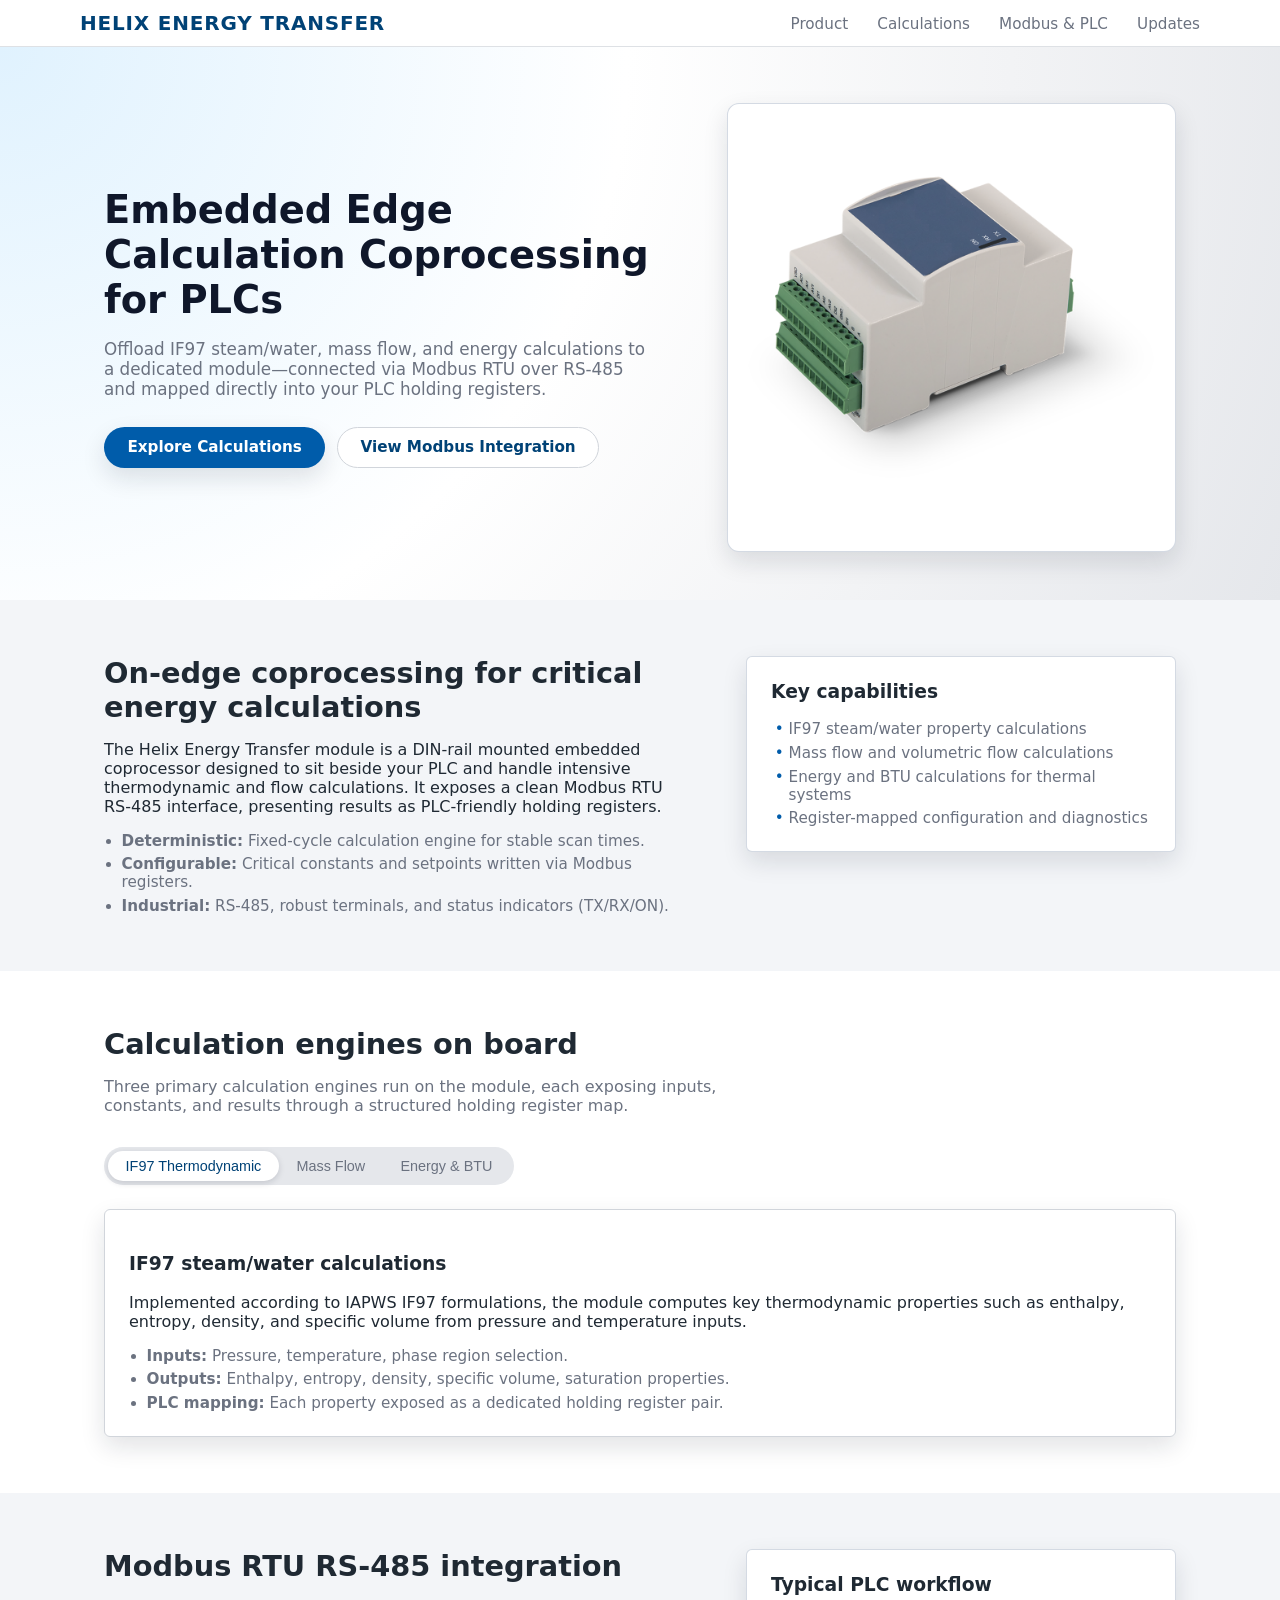
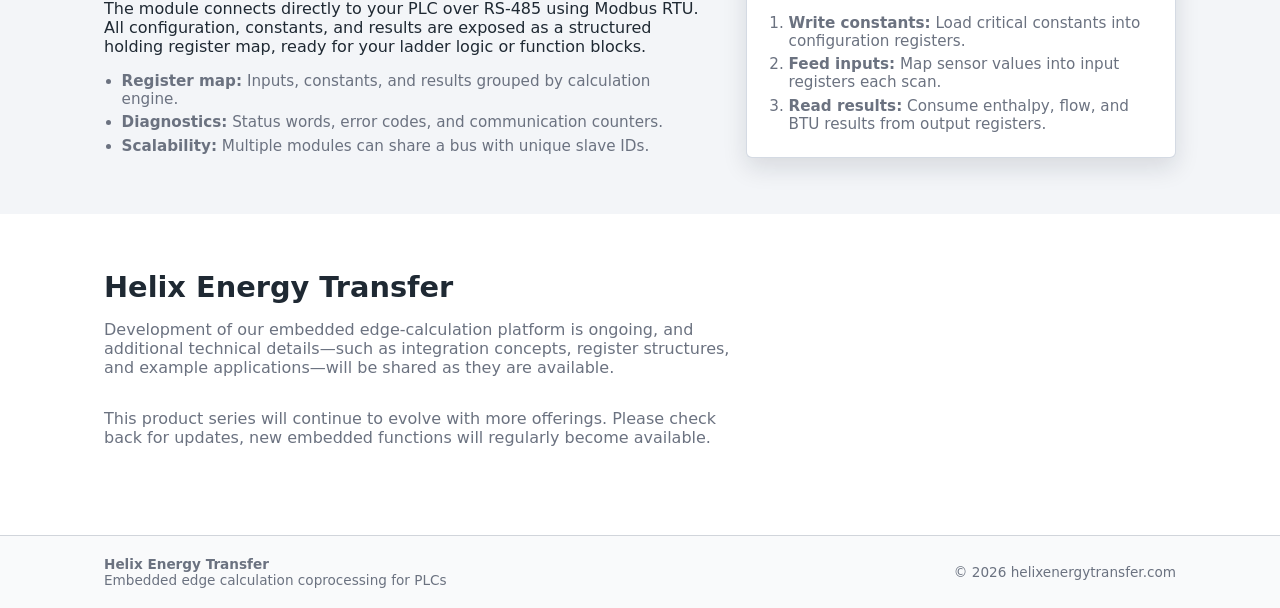
<file: index.html>
<!DOCTYPE html>
<html lang="en">
<head>
  <meta charset="UTF-8" />
  <title>Helix Energy Transfer – Embedded Edge Coprocessing</title>
  <meta name="viewport" content="width=device-width, initial-scale=1" />
  <link rel="stylesheet" href="styles.css" />
</head>
<body>
  <header class="site-header">
    <div class="container header-inner">
      <div class="logo">
        <span class="logo-main">Helix Energy Transfer</span>
      </div>
      <nav class="nav">
        <a href="#product">Product</a>
        <a href="#calculations">Calculations</a>
        <a href="#modbus">Modbus & PLC</a>
        <a href="#contact">Updates</a>
      </nav>
    </div>
  </header>

  <section class="hero">
    <div class="container hero-inner">
      <div class="hero-text">
        <h1>Embedded Edge Calculation Coprocessing for PLCs</h1>
        <p>
          Offload IF97 steam/water, mass flow, and energy calculations to a
          dedicated module—connected via Modbus RTU over RS‑485 and mapped
          directly into your PLC holding registers.
        </p>
        <div class="hero-cta">
          <a href="#calculations" class="btn primary">Explore Calculations</a>
          <a href="#modbus" class="btn secondary">View Modbus Integration</a>
        </div>
      </div>
      <div class="hero-image">
        <div class="device-frame">
          <img src="assets/roi-iom-back.png" alt="Helix Energy Transfer edge coprocessing module" />
        </div>
      </div>
    </div>
  </section>

  <section id="product" class="section section-alt">
    <div class="container two-column">
      <div>
        <h2>On-edge coprocessing for critical energy calculations</h2>
        <p>
          The Helix Energy Transfer module is a DIN-rail mounted embedded
          coprocessor designed to sit beside your PLC and handle intensive
          thermodynamic and flow calculations. It exposes a clean Modbus RTU
          RS‑485 interface, presenting results as PLC-friendly holding registers.
        </p>
        <ul class="feature-list">
          <li><strong>Deterministic:</strong> Fixed-cycle calculation engine for stable scan times.</li>
          <li><strong>Configurable:</strong> Critical constants and setpoints written via Modbus registers.</li>
          <li><strong>Industrial:</strong> RS‑485, robust terminals, and status indicators (TX/RX/ON).</li>
        </ul>
      </div>
      <div>
        <div class="card">
          <h3>Key capabilities</h3>
          <ul class="checklist">
            <li>IF97 steam/water property calculations</li>
            <li>Mass flow and volumetric flow calculations</li>
            <li>Energy and BTU calculations for thermal systems</li>
            <li>Register-mapped configuration and diagnostics</li>
          </ul>
        </div>
      </div>
    </div>
  </section>

  <section id="calculations" class="section">
    <div class="container">
      <h2>Calculation engines on board</h2>
      <p class="section-intro">
        Three primary calculation engines run on the module, each exposing
        inputs, constants, and results through a structured holding register map.
      </p>

      <div class="calc-tabs">
        <button class="calc-tab active" data-target="if97">IF97 Thermodynamic</button>
        <button class="calc-tab" data-target="massflow">Mass Flow</button>
        <button class="calc-tab" data-target="energy">Energy &amp; BTU</button>
      </div>

      <div class="calc-panels">
        <div id="if97" class="calc-panel active">
          <h3>IF97 steam/water calculations</h3>
          <p>
            Implemented according to IAPWS IF97 formulations, the module
            computes key thermodynamic properties such as enthalpy, entropy,
            density, and specific volume from pressure and temperature inputs.
          </p>
          <ul class="feature-list">
            <li><strong>Inputs:</strong> Pressure, temperature, phase region selection.</li>
            <li><strong>Outputs:</strong> Enthalpy, entropy, density, specific volume, saturation properties.</li>
            <li><strong>PLC mapping:</strong> Each property exposed as a dedicated holding register pair.</li>
          </ul>
        </div>

        <div id="massflow" class="calc-panel">
          <h3>Mass flow calculations</h3>
          <p>
            The mass flow engine converts sensor inputs—such as differential
            pressure, line pressure, and temperature—into real-time mass and
            volumetric flow values for water and compatible fluids.
          </p>
          <ul class="feature-list">
            <li><strong>Inputs:</strong> ΔP, static pressure, temperature, meter factor.</li>
            <li><strong>Outputs:</strong> Instantaneous mass flow, volumetric flow, totalized flow.</li>
            <li><strong>Use cases:</strong> Water flow measurement, steam lines, and process utilities.</li>
          </ul>
        </div>

        <div id="energy" class="calc-panel">
          <h3>Energy and BTU calculations</h3>
          <p>
            The energy engine computes BTU and other energy metrics by combining
            flow, temperature, and fluid property data—ideal for chilled water,
            hot water, and steam energy metering.
          </p>
          <ul class="feature-list">
            <li><strong>Inputs:</strong> Supply/return temperatures, mass flow, fluid constants.</li>
            <li><strong>Outputs:</strong> Instantaneous energy rate, accumulated BTU, kWh-equivalent.</li>
            <li><strong>Applications:</strong> Plant energy monitoring, billing, and performance tracking.</li>
          </ul>
        </div>
      </div>
    </div>
  </section>

  <section id="modbus" class="section section-alt">
    <div class="container two-column">
      <div>
        <h2>Modbus RTU RS‑485 integration</h2>
        <p>
          The module connects directly to your PLC over RS‑485 using Modbus RTU.
          All configuration, constants, and results are exposed as a structured
          holding register map, ready for your ladder logic or function blocks.
        </p>
        <ul class="feature-list">
          <li><strong>Register map:</strong> Inputs, constants, and results grouped by calculation engine.</li>
          <li><strong>Diagnostics:</strong> Status words, error codes, and communication counters.</li>
          <li><strong>Scalability:</strong> Multiple modules can share a bus with unique slave IDs.</li>
        </ul>
      </div>
      <div>
        <div class="card">
          <h3>Typical PLC workflow</h3>
          <ol class="numbered">
            <li><strong>Write constants:</strong> Load critical constants into configuration registers.</li>
            <li><strong>Feed inputs:</strong> Map sensor values into input registers each scan.</li>
            <li><strong>Read results:</strong> Consume enthalpy, flow, and BTU results from output registers.</li>
          </ol>
        </div>
      </div>
    </div>
  </section>

  <!-- UPDATED INDIRECT CONTACT SECTION -->
  <section id="contact" class="section">
    <div class="container">
      <h2>Helix Energy Transfer</h2>
      <p class="section-intro">
        Development of our embedded edge‑calculation platform is ongoing, and additional
        technical details—such as integration concepts, register structures, and example
        applications—will be shared as they are available.
      </p>
      <p class="section-intro">
        This product series will continue to evolve with more offerings. Please check
        back for updates, new embedded functions will regularly become available.
      </p>
    </div>
  </section>

  <footer class="site-footer">
    <div class="container footer-inner">
      <div>
        <strong>Helix Energy Transfer</strong><br />
        Embedded edge calculation coprocessing for PLCs
      </div>
      <div class="footer-links">
        <span>© <span id="year"></span> helixenergytransfer.com</span>
      </div>
    </div>
  </footer>

  <script src="script.js"></script>
</body>
</html>
</file>
<file: styles.css>
:root {
  --bg: #ffffff;
  --bg-alt: #f3f5f8;
  --primary: #005caa;
  --primary-dark: #004276;
  --accent: #f9a825;
  --text: #1f2933;
  --muted: #6b7280;
  --border: #d1d5db;
  --shadow-soft: 0 10px 25px rgba(15, 23, 42, 0.12);
  --radius: 6px;
  --font-main: system-ui, -apple-system, BlinkMacSystemFont, "Segoe UI", sans-serif;
}

*,
*::before,
*::after {
  box-sizing: border-box;
}

html,
body {
  margin: 0;
  padding: 0;
  font-family: var(--font-main);
  color: var(--text);
  background: var(--bg);
}

img {
  max-width: 100%;
  display: block;
}

a {
  color: var(--primary);
  text-decoration: none;
}

a:hover {
  text-decoration: underline;
}

.container {
  width: 100%;
  max-width: 1120px;
  margin: 0 auto;
  padding: 0 1.5rem;
}

/* Header */

.site-header {
  position: sticky;
  top: 0;
  z-index: 20;
  background: rgba(255, 255, 255, 0.96);
  backdrop-filter: blur(10px);
  border-bottom: 1px solid rgba(209, 213, 219, 0.7);
}

.header-inner {
  display: flex;
  align-items: center;
  justify-content: space-between;
  padding: 0.75rem 0;
}

.logo {
  display: flex;
  flex-direction: column;
  line-height: 1.1;
}

.logo-main {
  font-weight: 700;
  font-size: 1.25rem;
  letter-spacing: 0.04em;
  text-transform: uppercase;
  color: var(--primary-dark);
}

.logo-sub {
  font-size: 0.8rem;
  color: var(--muted);
}

.nav a {
  margin-left: 1.5rem;
  font-size: 0.95rem;
  color: var(--muted);
  font-weight: 500;
}

.nav a:hover {
  color: var(--primary-dark);
}

/* Hero */

.hero {
  background: radial-gradient(circle at top left, #e0f2fe 0, #ffffff 45%, #e5e7eb 100%);
  padding: 3.5rem 0 3rem;
}

.hero-inner {
  display: grid;
  grid-template-columns: minmax(0, 1.3fr) minmax(0, 1fr);
  gap: 2.5rem;
  align-items: center;
}

.hero-text h1 {
  font-size: 2.4rem;
  margin: 0 0 1rem;
  color: #0f172a;
}

.hero-text p {
  font-size: 1.05rem;
  color: var(--muted);
  max-width: 34rem;
}

.hero-cta {
  margin-top: 1.75rem;
  display: flex;
  flex-wrap: wrap;
  gap: 0.75rem;
}

.btn {
  display: inline-flex;
  align-items: center;
  justify-content: center;
  padding: 0.65rem 1.4rem;
  border-radius: 999px;
  border: 1px solid transparent;
  font-size: 0.95rem;
  font-weight: 600;
  cursor: pointer;
  text-decoration: none;
}

.btn.primary {
  background: var(--primary);
  color: #ffffff;
  box-shadow: var(--shadow-soft);
}

.btn.primary:hover {
  background: var(--primary-dark);
}

.btn.secondary {
  background: #ffffff;
  color: var(--primary-dark);
  border-color: var(--border);
}

.hero-image {
  display: flex;
  justify-content: center;
}

.device-frame {
  background: #ffffff;
  border-radius: 12px;
  padding: 1.25rem;
  box-shadow: var(--shadow-soft);
  border: 1px solid rgba(148, 163, 184, 0.4);
}

/* Sections */

.section {
  padding: 3.5rem 0;
}

.section-alt {
  background: var(--bg-alt);
}

.section h2 {
  font-size: 1.8rem;
  margin: 0 0 0.75rem;
}

.section-intro {
  max-width: 40rem;
  color: var(--muted);
  margin-bottom: 2rem;
}

.two-column {
  display: grid;
  grid-template-columns: minmax(0, 1.4fr) minmax(0, 1fr);
  gap: 2.5rem;
  align-items: flex-start;
}

/* Cards & lists */

.card {
  background: #ffffff;
  border-radius: var(--radius);
  padding: 1.5rem;
  box-shadow: var(--shadow-soft);
  border: 1px solid rgba(148, 163, 184, 0.4);
}

.card h3 {
  margin-top: 0;
}

.feature-list,
.checklist,
.numbered {
  margin: 0.75rem 0 0;
  padding-left: 1.1rem;
  color: var(--muted);
  font-size: 0.95rem;
}

.feature-list li + li,
.checklist li + li,
.numbered li + li {
  margin-top: 0.35rem;
}

.checklist li::marker {
  content: "• ";
  color: var(--primary);
}

.numbered {
  list-style: decimal;
}

/* Calculation tabs */

.calc-tabs {
  display: inline-flex;
  border-radius: 999px;
  background: #e5e7eb;
  padding: 0.25rem;
  margin-bottom: 1.5rem;
}

.calc-tab {
  border: none;
  background: transparent;
  padding: 0.45rem 1.1rem;
  border-radius: 999px;
  font-size: 0.9rem;
  cursor: pointer;
  color: var(--muted);
  font-weight: 500;
}

.calc-tab.active {
  background: #ffffff;
  color: var(--primary-dark);
  box-shadow: 0 2px 6px rgba(15, 23, 42, 0.15);
}

.calc-panels {
  border-radius: var(--radius);
  border: 1px solid var(--border);
  background: #ffffff;
  padding: 1.5rem;
  box-shadow: var(--shadow-soft);
}

.calc-panel {
  display: none;
}

.calc-panel.active {
  display: block;
}

/* Contact form */

.contact-form {
  max-width: 480px;
  margin-top: 1.5rem;
}

.form-row {
  display: flex;
  flex-direction: column;
  margin-bottom: 0.9rem;
}

.form-row label {
  font-size: 0.85rem;
  font-weight: 600;
  margin-bottom: 0.25rem;
}

.form-row input,
.form-row textarea {
  border-radius: var(--radius);
  border: 1px solid var(--border);
  padding: 0.55rem 0.6rem;
  font-size: 0.95rem;
  font-family: var(--font-main);
}

.form-row input:focus,
.form-row textarea:focus {
  outline: 2px solid rgba(37, 99, 235, 0.4);
  border-color: var(--primary);
}

.form-note {
  margin-top: 0.5rem;
  font-size: 0.8rem;
  color: var(--muted);
}

/* Footer */

.site-footer {
  border-top: 1px solid var(--border);
  background: #f9fafb;
  padding: 1.25rem 0;
  font-size: 0.85rem;
  color: var(--muted);
}

.footer-inner {
  display: flex;
  align-items: center;
  justify-content: space-between;
  gap: 1rem;
}

/* Responsive */

@media (max-width: 900px) {
  .hero-inner,
  .two-column {
    grid-template-columns: minmax(0, 1fr);
  }

  .hero {
    padding-top: 2.5rem;
  }

  .hero-text h1 {
    font-size: 2rem;
  }

  .nav a {
    margin-left: 1rem;
    font-size: 0.9rem;
  }
}

@media (max-width: 640px) {
  .header-inner {
    flex-direction: column;
    align-items: flex-start;
    gap: 0.4rem;
  }

  .nav {
    display: flex;
    flex-wrap: wrap;
  }

  .nav a {
    margin-left: 0;
    margin-right: 1rem;
    margin-bottom: 0.25rem;
  }

  .hero-inner {
    gap: 1.75rem;
  }

  .calc-panels {
    padding: 1.1rem;
  }
}
</file>
